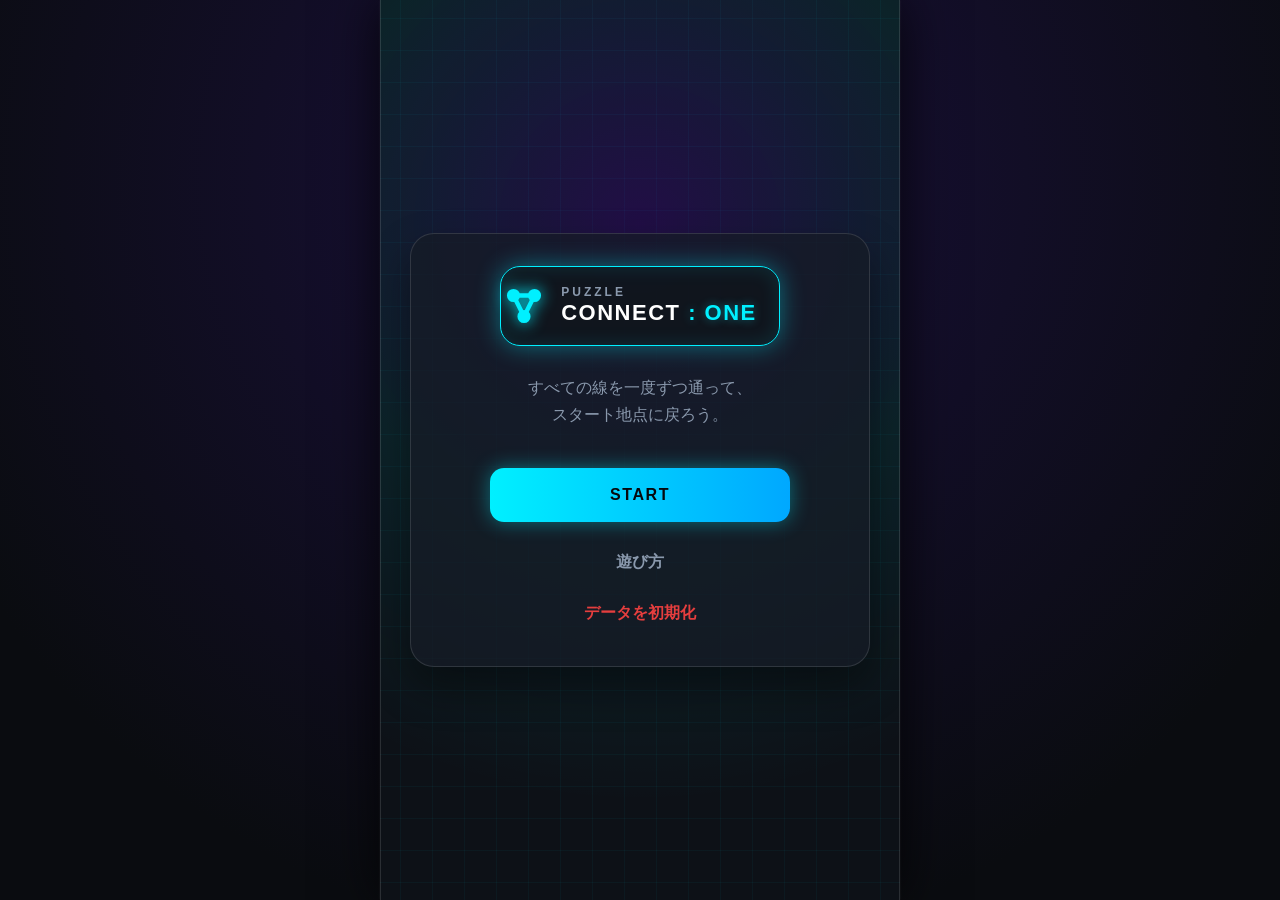
<file: index.html>
<!DOCTYPE html>
<html lang="ja">
<head>
<meta charset="UTF-8">
<meta name="viewport" content="width=device-width,initial-scale=1,maximum-scale=1,user-scalable=no">
<meta name="theme-color" content="#7657c5">
<title>CONNECT : ONE</title>
<link rel="stylesheet" href="./css/style.css">
</head>
<body>
<main id="app" class="app">
<section id="screen-title" class="screen active">
    <div class="title-card">
        <!-- タイトルテキストも兼ねた大型ロゴバッジ -->
        <div class="logo-mark">
            <!-- 発光ノード＆ラインSVGアイコン -->
            <svg width="42" height="42" viewBox="0 0 24 24" fill="none" stroke="#00f0ff" stroke-width="2.5" stroke-linecap="round" stroke-linejoin="round" style="filter: drop-shadow(0 0 8px #00f0ff);">
                <circle cx="6" cy="6" r="2.5" fill="#00f0ff"/>
                <circle cx="18" cy="6" r="2.5" fill="#00f0ff"/>
                <circle cx="12" cy="18" r="2.5" fill="#00f0ff"/>
                <path d="M6 6L18 6L12 18Z"/>
            </svg>
            <div style="text-align: left; line-height: 1.1;">
                <div style="font-size: 12px; color: #8a99ad; font-weight: 800; letter-spacing: 3px; margin-bottom: 2px;">PUZZLE</div>
                <div style="font-size: 22px; color: #fff; font-weight: 900; letter-spacing: 1.5px;">CONNECT <span style="color: var(--accent); text-shadow: 0 0 10px var(--accent-glow);">: ONE</span></div>
            </div>
        </div>

        <p style="margin-top: 16px;">すべての線を一度ずつ通って、<br>スタート地点に戻ろう。</p>

        <button id="btn-start" class="primary-button">START</button>
        <button id="btn-howto" class="text-button">遊び方</button>
        <button id="btn-reset-data" class="text-button" style="color: #e53e3e; margin-top: 10px;">データを初期化</button>
    </div>
</section>

<section id="screen-howto" class="screen">
    <div class="panel">
        <h2>遊び方</h2>
        <ol class="howto-list">
            <li>任意の●を押してスタート。</li>
            <li>指またはマウスを離さず、●から●へ線をなぞります。</li>
            <li>一度通った線は、逆方向も含めて二度通れません。</li>
            <li>●に到達したところで指・マウスを離してもOK。続きは最後の●から再開します。</li>
            <li>すべての線を1回ずつ通って、スタート地点に戻ればクリアです。</li>
        </ol>
        <p class="note">1つのLevelにつきLifeは3。失敗すると1つ減り、0になるとGAME OVERです。</p>
        <button id="btn-howto-back" class="primary-button">戻る</button>
    </div>
</section>

<section id="screen-levels" class="screen">
    <div class="panel level-panel">
        <div class="screen-heading">
            <h2>LEVEL SELECT</h2>
            <button id="btn-levels-home" class="small-button">HOME</button>
        </div>
        <p class="screen-subtitle">クリアしたLevelが解放されます。</p>

        <!-- グリッドエリア -->
        <div id="level-grid" class="level-grid"></div>

        <!-- ページ送りUI -->
        <div class="level-pagination" style="display: flex; justify-content: center; align-items: center; gap: 15px; margin-top: 15px;">
            <button id="btn-page-prev" class="small-button">前へ</button>
            <span id="page-info" style="font-weight: bold; color: #fff;">1 / 4</span>
            <button id="btn-page-next" class="small-button">次へ</button>
        </div>
    </div>
</section>

<section id="screen-game" class="screen">
    <div class="game-shell">
        <header class="game-header">
            <div class="level-label">Level <span id="game-level">1</span></div>
            <div id="life" class="life"></div>
        </header>
        <div class="game-area">
            <canvas id="game-canvas"></canvas>
            <div id="game-message" class="game-message"></div>
        </div>
        <div class="game-footer">
            <button id="btn-game-restart" class="secondary-button">RESTART</button>
            <button id="btn-game-levels" class="text-button">LEVEL SELECT</button>
        </div>
    </div>
</section>

<section id="screen-clear" class="screen">
    <div class="result-card">
        <div class="result-title">CLEAR!</div>
        <div class="result-level">Level <span id="clear-level">1</span></div>
        
        <!-- ★ 追加: チュートリアル用ワンポイントおさらい表示エリア -->
        <div id="clear-tip" class="clear-tip-box hidden"></div>

        <div id="clear-stats" class="result-stats"></div>
        <button id="btn-next" class="primary-button">NEXT LEVEL</button>
        <button id="btn-clear-levels" class="text-button">LEVEL SELECT</button>
    </div>
</section>

<section id="screen-gameover" class="screen">
    <div class="result-card">
        <div class="result-title gameover-title">GAME OVER</div>
        <div class="result-level">Level <span id="over-level">1</span></div>
        <p class="result-description">Lifeを使い切りました。</p>
        <button id="btn-over-retry" class="primary-button">RETRY</button>
        <button id="btn-over-levels" class="text-button">LEVEL SELECT</button>
    </div>
</section>

<!-- ギミック解説ポップアップ（モーダル） -->
<div id="tutorial-modal" class="modal-overlay hidden">
    <div class="modal-card">
        <h3 id="modal-title" class="modal-title">NEW GIMMICK!</h3>
        <p id="modal-body" class="modal-body">説明文がここに入ります。</p>
        <button id="modal-close-btn" class="primary-button modal-btn">分かった！</button>
    </div>
</div>

</main>

<!-- スクリプトの読み込み -->
<script src="js/euler.js"></script>
<script src="js/generator.js"></script> <!-- 本番用の generator.js を読み込み -->
<script src="js/renderer.js"></script>
<script src="js/input.js"></script>
<script src="js/storage.js"></script>
<script src="js/sound.js"></script>
<script src="js/game.js"></script>
<script src="js/app.js"></script>

<script>
window.addEventListener("DOMContentLoaded", async () => {
    try {
        // 1. JSONの読み込み完了を確実に待つ
        if (typeof loadTemplates === "function") {
            await loadTemplates();
        }
    } catch (e) {
        console.error("JSON読み込みエラー:", e);
    }

    // 2. JSON読み込み後にアプリとボタンリスナーを初期化
    if (typeof initApp === "function") {
        initApp();
    }
});
</script>

</body>
</html>
</file>
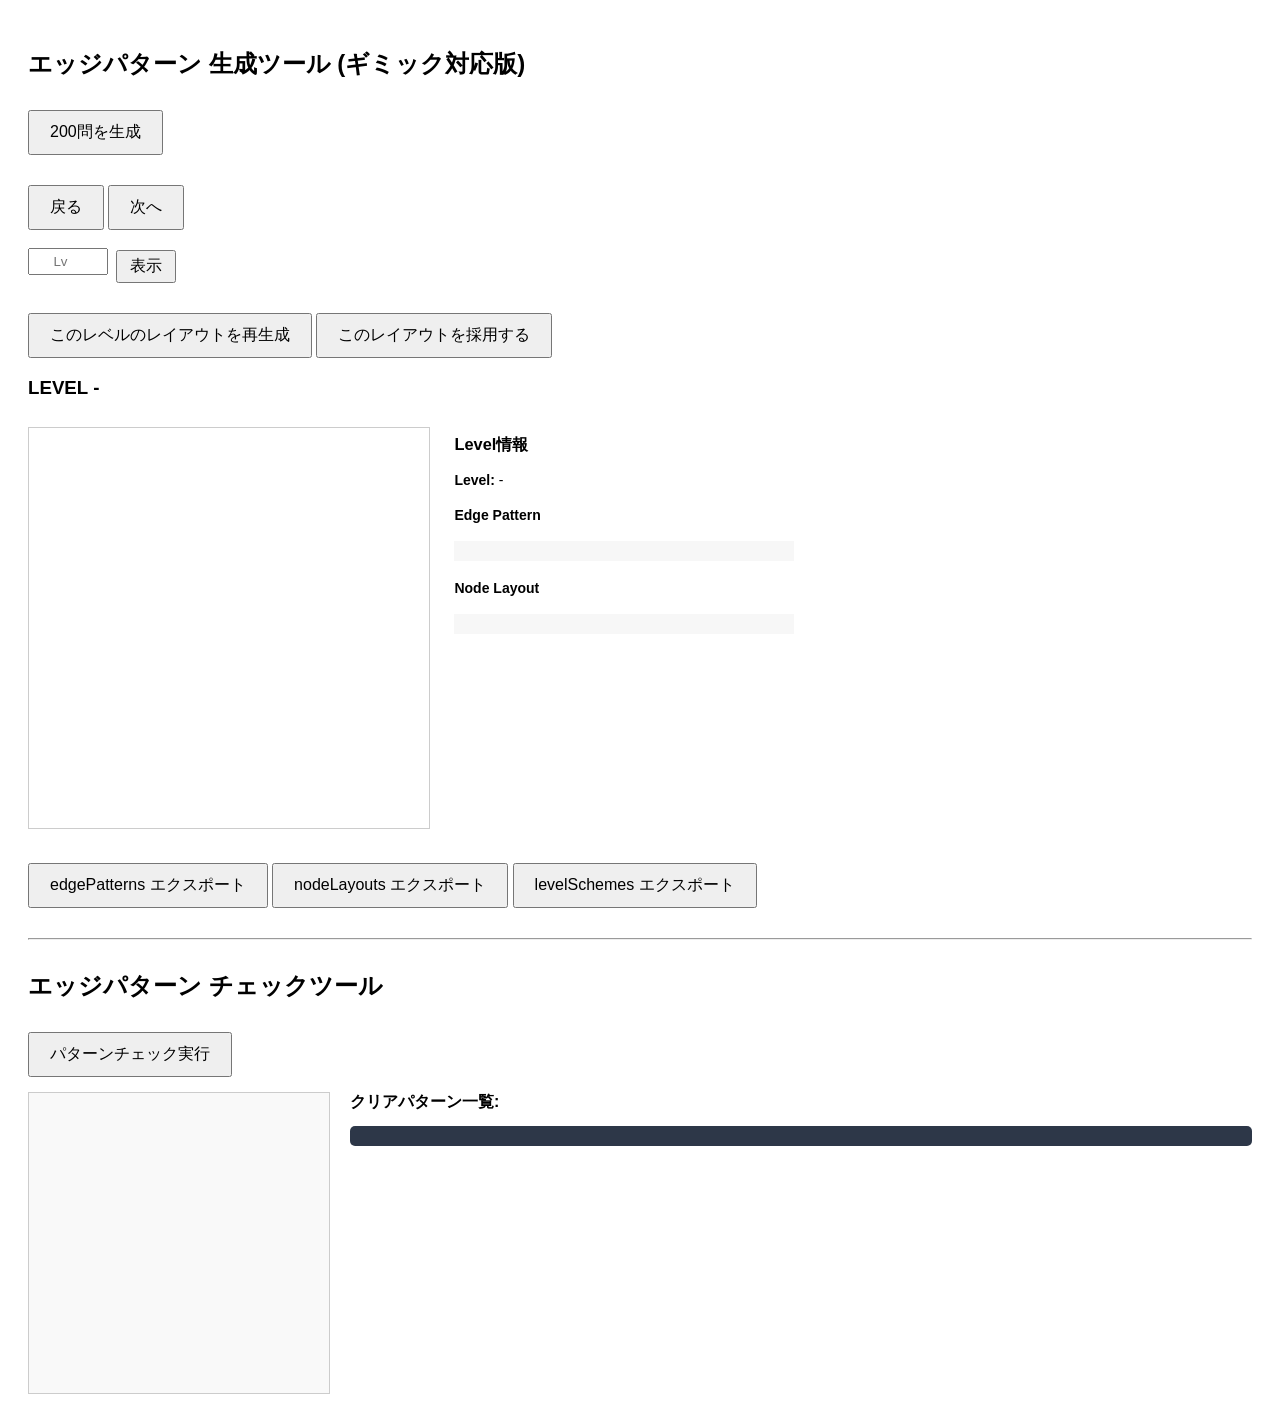
<file: check.html>
<!DOCTYPE html>
<html lang="ja">
<head>
<meta charset="UTF-8">
<title>Edge Pattern Checker (JSON)</title>
<script src="js/util.js"></script>
<script src="js/checker.js"></script>
<script src="js/pattern_generator_GM.js"></script>
<script src="js/pattern_render.js"></script>
<script src="js/render_game.js"></script>

<style>
body { font-family: sans-serif; padding: 20px; }
button { padding: 10px 20px; font-size: 16px; margin-top: 10px; cursor: pointer; }
pre { background: #f0f0f0; padding: 10px; white-space: pre-wrap; }
</style>
</head>
<body>

<h2>エッジパターン 生成ツール (ギミック対応版)</h2>

<button id="generate50Btn">200問を生成</button>

<div style="margin-top:20px;">
  <button id="prevLevelBtn">戻る</button>
  <button id="nextLevelBtn">次へ</button>
</div>

<div class="level-jump-container" style="display: inline-flex; align-items: center; gap: 8px; margin-top: 10px;">
  <input type="number" id="levelInput" min="1" max="200" placeholder="Lv" style="width: 60px; padding: 4px 8px; text-align: center;">
  <button id="jumpBtn" onclick="jumpToLevel()" style="padding: 4px 12px;">表示</button>
</div>

<div style="margin-top:20px;">
  <button id="regenLayoutBtn">このレベルのレイアウトを再生成</button>
  <button id="acceptLayoutBtn">このレイアウトを採用する</button>
</div>

<h3 id="levelDisplay">LEVEL -</h3>
<canvas id="previewCanvas" width="400" height="400" style="border:1px solid #ccc;margin-top:10px;"></canvas>

<div id="infoPanel" style="display:inline-block; vertical-align:top; margin-left:20px; width:340px; font-size:14px;">
  <h3>Level情報</h3>
  <div><strong>Level:</strong> <span id="infoLevel">-</span></div>

  <h4>Edge Pattern</h4>
  <pre id="infoEdges" style="background:#f7f7f7; padding:10px; max-height: 150px; overflow-y: auto;"></pre>

  <h4>Node Layout</h4>
  <pre id="infoNodes" style="background:#f7f7f7; padding:10px; max-height: 150px; overflow-y: auto;"></pre>
</div>
<br>

<div class="export-buttons" style="margin-top: 20px;">
  <button id="exportEdgePatternsBtn">edgePatterns エクスポート</button>
  <button id="exportNodeLayoutsBtn">nodeLayouts エクスポート</button>
  <button id="exportLevelSchemesBtn">levelSchemes エクスポート</button>
</div>

<hr style="margin: 30px 0;">

<div id="checkToolSection">
  <h2>エッジパターン チェックツール</h2>
  <button id="runCheckBtn">パターンチェック実行</button>
  
  <div id="checkResultOutput" style="margin-top: 10px; font-size: 16px;"></div>

  <div style="display: flex; gap: 20px; margin-top: 15px; align-items: flex-start;">
    <div>
      <canvas id="checkPreviewCanvas" width="300" height="300" style="border: 1px solid #ccc; background: #f9f9f9;"></canvas>
    </div>

    <div style="flex: 1;">
      <strong>クリアパターン一覧:</strong>
      <pre id="clearPathsOutput" style="background: #2d3748; color: #63b3ed; padding: 10px; border-radius: 5px; max-height: 280px; overflow-y: auto; font-family: monospace;"></pre>
    </div>
  </div>
</div>

<script>
let currentLevel = 1;
let layoutDirty = false;
let currentEdges = [];
let currentNodes = [];

document.getElementById("generate50Btn").onclick = () => {
  resetAllGeneratedData();
  MasterGenerator(1, 200);

  currentLevel = 1;
  layoutDirty = false;

  if (edgePatterns["P1"] && nodeLayouts["L1"]) {
    loadLevelPreview(currentLevel);
  } else {
    alert("生成に失敗しました");
    return;
  }

  alert("200問の生成が完了しました！");
};

function loadLevelPreview(level) {
  currentEdges = edgePatterns["P" + level];
  currentNodes = nodeLayouts["L" + level];

  document.getElementById("levelDisplay").textContent = "LEVEL " + level;
  document.getElementById("infoLevel").textContent = level;

  document.getElementById("infoEdges").textContent = JSON.stringify(currentEdges);
  document.getElementById("infoNodes").textContent = JSON.stringify(currentNodes, null, 2);

  if (typeof renderPreviewGame === "function") {
    renderPreviewGame();
  }
}

document.getElementById("nextLevelBtn").onclick = () => {
  if (layoutDirty) { alert("レイアウトが未採用です！"); return; }
  if (currentLevel >= 200) return;
  currentLevel++;
  loadLevelPreview(currentLevel);
};

document.getElementById("prevLevelBtn").onclick = () => {
  if (layoutDirty) { alert("レイアウトが未採用です！"); return; }
  if (currentLevel <= 1) return;
  currentLevel--;
  loadLevelPreview(currentLevel);
};

function jumpToLevel() {
  const input = document.getElementById('levelInput');
  const targetLevel = parseInt(input.value, 10);
  if (isNaN(targetLevel) || targetLevel < 1 || targetLevel > 200) {
    alert('1 ～ 200 のレベル番号を入力してください。');
    return;
  }
  currentLevel = targetLevel;
  loadLevelPreview(currentLevel);
}

// check.html 内の regenLayoutBtn イベントハンドラ部分
document.getElementById("regenLayoutBtn").onclick = () => {
  const levelId = currentLevel;
  const params = difficultyCurve(levelId);

  let isValid = false;
  let newNodes = null, newEdges = null, attempts = 0;

  while (!isValid && attempts < 50) {
    attempts++;
    const warpPairs = generateWarpPairs(params);
    newEdges = EdgePatternGenerator(levelId, params, warpPairs);
    newNodes = NodeLayoutGenerator(levelId, params, warpPairs);
    const scheme = LevelSchemeAssembler(levelId, newEdges, newNodes, params);

    const check = validateSingleLevel(newNodes, newEdges);
    if (check.valid) isValid = true;
  }

  if (isValid) {
    currentEdges = newEdges;
    currentNodes = newNodes;
    document.getElementById("infoEdges").textContent = JSON.stringify(currentEdges);
    document.getElementById("infoNodes").textContent = JSON.stringify(currentNodes, null, 2);
    renderPreviewGame();
    layoutDirty = true;
  } else {
    alert("再生成に失敗しました。再試行してください。");
  }
};

document.getElementById("acceptLayoutBtn").onclick = () => {
  if (!layoutDirty) {
    alert("現在のレイアウトは既に採用済みです。");
    return;
  }
  edgePatterns["P" + currentLevel] = currentEdges;
  nodeLayouts["L" + currentLevel] = currentNodes;
  layoutDirty = false;
  alert(`LEVEL ${currentLevel} のレイアウトを採用しました！`);
};

// JSONダウンロード関数
function downloadJsonFile(filename, content) {
  const blob = new Blob([content], { type: "application/json;charset=utf-8;" });
  const url = URL.createObjectURL(blob);
  const a = document.createElement("a");
  a.href = url;
  a.download = filename;
  a.click();
  URL.revokeObjectURL(url);
}

document.getElementById("exportEdgePatternsBtn").onclick = () => {
  downloadJsonFile("edge-patterns.json", JSON.stringify(edgePatterns, null, 2));
};
document.getElementById("exportNodeLayoutsBtn").onclick = () => {
  downloadJsonFile("node-layouts.json", JSON.stringify(nodeLayouts, null, 2));
};
document.getElementById("exportLevelSchemesBtn").onclick = () => {
  downloadJsonFile("level-schemes.json", JSON.stringify(levelSchemes, null, 2));
};

// チェック実行ボタンの処理
document.getElementById("runCheckBtn").onclick = () => {
  if (!currentEdges || !currentNodes) return;

  // 1. 一筆書き判定
  const result = checkPattern(currentNodes, currentEdges);
  const resultEl = document.getElementById("checkResultOutput");

  if (result.ok) {
    resultEl.innerHTML = `<span style="color: green; font-weight: bold;">【検証 PASS】 一筆書き可能な経路が存在します</span>`;
  } else {
    resultEl.innerHTML = `<span style="color: red; font-weight: bold;">【検証 FAIL】 ${result.reason}</span>`;
  }

  // 2. 解の取得（最大10パターン）
  const paths = findAllEulerPaths(currentNodes, currentEdges, 10);
  const pathContainer = document.getElementById("clearPathsOutput");
  if (paths.length === 0) {
    pathContainer.textContent = "クリア経路は見つかりませんでした。";
  } else {
    const lines = paths.map((p, idx) => `Path ${idx + 1}: ${p.join(" → ")}`);
    pathContainer.textContent = lines.join("\n");
  }

  // 3. サブCanvas（checkPreviewCanvas）の描画
  const canvas = document.getElementById("checkPreviewCanvas");
  if (canvas) {
    const ctx = canvas.getContext("2d");
    ctx.clearRect(0, 0, canvas.width, canvas.height);

    // エッジ描画
    currentEdges.forEach(([a, b, opt = {}]) => {
      const na = currentNodes[a];
      const nb = currentNodes[b];
      if (!na || !nb) return;
      ctx.beginPath();
      ctx.moveTo(na.x * canvas.width, na.y * canvas.height);
      ctx.lineTo(nb.x * canvas.width, nb.y * canvas.height);
      ctx.strokeStyle = opt.count === 2 ? "#3182ce" : "#d1d5dc";
      ctx.lineWidth = opt.count === 2 ? 6 : 3;
      ctx.stroke();
    });

    // ノード描画
    currentNodes.forEach((n, idx) => {
      const x = n.x * canvas.width;
      const y = n.y * canvas.height;
      ctx.beginPath();
      ctx.arc(x, y, 9, 0, Math.PI * 2);
      ctx.fillStyle = n.isForbidden ? "#a0aec0" : (n.warpId ? "#805ad5" : "#ef5b46");
      ctx.fill();

      ctx.fillStyle = "#fff";
      ctx.font = "bold 10px sans-serif";
      ctx.textAlign = "center";
      ctx.textBaseline = "middle";
      ctx.fillText(idx, x, y);
    });
  }
};
</script>
</body>
</html>
</file>
<file: css/style.css>
* { box-sizing: border-box; }

:root {
  --accent: #00f0ff;
  --accent-glow: rgba(0, 240, 255, 0.4);
  --purple: #7000ff;
  --purple-glow: rgba(112, 0, 255, 0.5);
  --bg-dark: #0a0c10;
  --panel-bg: rgba(22, 27, 38, 0.75);
  --border-light: rgba(255, 255, 255, 0.12);
  --text-main: #f0f4f8;
  --text-muted: #8a99ad;
  --danger: #ff0055;
  --danger2: #ffd700;
}

html, body {
  width: 100%;
  height: 100%;
  margin: 0;
  background: var(--bg-dark);
  color: var(--text-main);
  font-family: -apple-system, BlinkMacSystemFont, "Segoe UI", "Noto Sans JP", sans-serif;
  overscroll-behavior: none;
}

body {
  display: flex;
  justify-content: center;
  background: radial-gradient(circle at 50% 20%, #1a103c 0%, var(--bg-dark) 80%);
}

button {
  font: inherit;
  border: 0;
  cursor: pointer;
  -webkit-tap-highlight-color: transparent;
  transition: all 0.2s cubic-bezier(0.4, 0, 0.2, 1);
}

.app {
  width: 100%;
  max-width: 520px;
  height: 100dvh;
  display: flex;
  flex-direction: column;
  background-color: #0d1117;
  background-image: 
    radial-gradient(circle at 50% 25%, rgba(112, 0, 255, 0.2) 0%, rgba(0, 240, 255, 0.08) 45%, transparent 80%),
    linear-gradient(rgba(0, 240, 255, 0.04) 1px, transparent 1px),
    linear-gradient(90deg, rgba(0, 240, 255, 0.04) 1px, transparent 1px);
  background-size: 100% 100%, 32px 32px, 32px 32px;
  background-position: center, center, center;
  
  box-shadow: 0 0 50px rgba(0, 0, 0, 0.8), 0 0 2px var(--border-light);
  border-left: 1px solid var(--border-light);
  border-right: 1px solid var(--border-light);
}

.screen {
  display: none;
  width: 100%;
  height: 100%;
  flex-direction: column;
  /* テキストや要素の長押し選択・コールアウトのみ全画面で無効化 */
  -webkit-user-select: none;
  user-select: none;
  -webkit-touch-callout: none;
  -webkit-tap-highlight-color: transparent;
}

.screen.active {
  display: flex;
}

/* スクロールが必要な画面群：縦スワイプ（pan-y）を明確に許可 */
#screen-title, #screen-howto, #screen-clear, #screen-gameover, #screen-levels {
  align-items: center;
  justify-content: center;
  padding: 24px;
  overflow-y: auto;
  touch-action: pan-y;
}

.title-card, .panel, .result-card {
  width: min(100%, 460px);
  text-align: center;
  background: var(--panel-bg);
  padding: 32px 24px;
  border-radius: 24px;
  border: 1px solid var(--border-light);
  box-shadow: 0 20px 40px rgba(0, 0, 0, 0.4);
}

/* 大型化した横長サイバーバッジ */
.logo-mark {
  display: inline-flex;
  align-items: center;
  justify-content: center;
  gap: 16px;
  width: min(100%, 280px);
  height: 80px;
  border-radius: 20px;
  background: rgba(16, 20, 28, 0.85);
  padding-right: 20px;
  border: 1px solid var(--accent);
  box-shadow: 0 0 25px var(--accent-glow), inset 0 0 20px rgba(0, 240, 255, 0.12);
  margin-bottom: 12px;
}

.logo-sub {
  font-size: 20px;
  color: var(--accent);
  text-shadow: 0 0 8px var(--accent-glow);
}

h1 {
  margin: 0 0 12px;
  font-size: 32px;
  font-weight: 800;
  letter-spacing: 0.05em;
  background: linear-gradient(180deg, #fff 0%, #b0c4de 100%);
  -webkit-background-clip: text;
  -webkit-text-fill-color: transparent;
}

h2 {
  margin: 0 0 12px;
  font-size: 24px;
  color: #fff;
}

.title-card p, .screen-subtitle, .note, .result-description {
  color: var(--text-muted);
  line-height: 1.7;
}

/* プライマリボタン（ネオン光沢） */
.primary-button {
  width: min(300px, 100%);
  min-height: 54px;
  margin: 24px auto 8px;
  border-radius: 14px;
  background: linear-gradient(90deg, var(--accent), #00a8ff);
  color: #06090e;
  font-weight: 800;
  font-size: 16px;
  letter-spacing: 0.1em;
  box-shadow: 0 0 20px var(--accent-glow);
}

.primary-button:hover {
  transform: translateY(-2px);
  box-shadow: 0 0 30px var(--accent-glow);
}

.primary-button:active {
  transform: translateY(1px);
}

.secondary-button {
  min-width: 120px;
  min-height: 44px;
  padding: 0 18px;
  border-radius: 10px;
  background: rgba(255, 255, 255, 0.08);
  color: var(--text-main);
  border: 1px solid var(--border-light);
  font-weight: 700;
}

.text-button {
  display: block;
  margin: 12px auto 0;
  padding: 10px 16px;
  background: transparent;
  color: var(--text-muted);
  font-weight: 600;
}

.text-button:hover {
  color: var(--accent);
}

.panel { padding: 24px 20px; }

.screen-heading {
  display: flex;
  align-items: center;
  justify-content: space-between;
  gap: 12px;
}

.small-button {
  padding: 8px 14px;
  border-radius: 8px;
  background: rgba(255, 255, 255, 0.08);
  color: var(--text-main);
  border: 1px solid var(--border-light);
  font-size: 12px;
  font-weight: 700;
}

/* レベルグリッド */
.level-grid {
  display: grid;
  grid-template-columns: repeat(5, 1fr);
  gap: 10px;
  margin-top: 22px;
}

.level-button {
  aspect-ratio: 1;
  border-radius: 12px;
  background: rgba(255, 255, 255, 0.03);
  color: rgba(255, 255, 255, 0.2);
  font-weight: 700;
  font-size: 15px;
  border: 1px solid rgba(255, 255, 255, 0.05);
}

.level-button.unlocked {
  background: rgba(0, 240, 255, 0.1);
  color: var(--accent);
  border: 1px solid var(--accent);
  box-shadow: inset 0 0 10px rgba(0, 240, 255, 0.2);
}

.level-button.unlocked:active {
  background: var(--accent);
  color: #000;
}

.level-button.cleared {
  background: var(--purple);
  color: #fff;
  border: 1px solid #9d4edd;
  box-shadow: 0 0 12px var(--purple-glow);
}

.level-button.locked {
  cursor: not-allowed;
  opacity: 0.3;
}

/* ゲーム画面 */
#screen-game { 
  flex-direction: column; 
  height: 100%;
}

.game-shell {
  display: flex;
  flex-direction: column;
  width: 100%;
  height: 100%;
}

/* --- ゲーム画面ヘッダー拡張 --- */

.game-header {
  height: 80px;
  flex: 0 0 80px;
  display: flex;
  align-items: center;
  justify-content: space-between;
  padding: 0 24px;
  background: rgba(10, 12, 16, 0.95);
  border-bottom: 1px solid var(--border-light);
}

.level-label {
  font-size: 26px;
  font-weight: 800;
  color: var(--accent);
  letter-spacing: 0.08em;
  text-shadow: 0 0 12px var(--accent-glow);
}

.life { 
  display: flex; 
  align-items: center; 
  gap: 10px;
}

.heart {
  font-size: 36px;
  color: var(--danger);
  filter: drop-shadow(0 0 10px var(--danger)) drop-shadow(0 0 2px rgba(255, 255, 255, 0.8));
  transition: transform 0.2s ease, filter 0.2s ease;
}

.heart.empty {
  color: rgba(255, 255, 255, 0.08);
  -webkit-text-stroke: 1.5px rgba(255, 255, 255, 0.3);
  filter: none;
}

/* プレイ画面：キャンバス領域のみ画面ズレ・スクロールを完全遮断 */
.game-area {
  position: relative;
  flex: 1 1 auto;
  min-height: 0;
  width: 100%;
  display: flex;
  align-items: center;
  justify-content: center;
  background: radial-gradient(circle at 50% 50%, rgba(112, 0, 255, 0.15) 0%, #0d1117 75%);
  /* touch-action: none; */
  overflow: hidden;
}

#game-canvas {
  display: block;
  width: 100%;
  height: 100%;
  touch-action: none;
}

.game-message {
  position: absolute;
  inset: 0;
  display: flex;
  align-items: center;
  justify-content: center;
  pointer-events: none;
  font-size: 28px;
  font-weight: 900;
  color: var(--danger2);
  text-shadow: 0 0 20px var(--danger2);
  opacity: 0;
  transition: opacity 0.15s;
  padding: 0 24px;         /* 画面左右に最低24pxの余白を確保 */
  box-sizing: border-box;  /* paddingを要素全体の幅に含める */
  text-align: center;      /* 長いメッセージが折り返した際も中央寄せにする */
  word-break: break-word;  /* 単語の途中でも安全に折り返す */
}

.game-message.show { opacity: 1; }

.game-footer {
  flex: 0 0 auto;
  display: flex;
  align-items: center;
  justify-content: center;
  gap: 12px;
  padding: 16px 16px calc(16px + env(safe-area-inset-bottom));
  background: rgba(10, 12, 16, 0.9);
  border-top: 1px solid var(--border-light);
}

/* リザルト画面 */
.result-title {
  color: var(--accent);
  font-size: 52px;
  font-weight: 900;
  letter-spacing: 0.05em;
  text-shadow: 0 0 30px var(--accent-glow);
}

.gameover-title {
  color: var(--danger);
  text-shadow: 0 0 30px rgba(255, 0, 85, 0.5);
}

@media(max-width: 380px) {
  .level-grid { gap: 6px; }
  .level-button { font-size: 13px; }
}

/* 新記録通知バッジ */
.new-record-badge {
  display: inline-block;
  margin-bottom: 8px;
  padding: 4px 12px;
  border-radius: 20px;
  background: rgba(255, 0, 85, 0.2);
  color: var(--danger);
  border: 1px solid var(--danger);
  font-size: 14px;
  font-weight: 900;
  letter-spacing: 0.1em;
  box-shadow: 0 0 12px rgba(255, 0, 85, 0.5);
  animation: pulse-glow 1.2s infinite alternate;
}

@keyframes pulse-glow {
  from { transform: scale(1); box-shadow: 0 0 8px rgba(255, 0, 85, 0.4); }
  to { transform: scale(1.05); box-shadow: 0 0 16px rgba(255, 0, 85, 0.8); }
}

/* ==========================================
   チュートリアル・モーダル用スタイル
   ========================================== */
.modal-overlay {
    position: fixed;
    inset: 0;
    background: rgba(10, 12, 16, 0.85);
    backdrop-filter: blur(4px);
    display: flex;
    align-items: center;
    justify-content: center;
    z-index: 9999;
    padding: 20px;
    opacity: 1;
    transition: opacity 0.25s ease;
}

.modal-overlay.hidden {
    display: none;
    opacity: 0;
    pointer-events: none;
}

.modal-card {
    width: min(100%, 360px);
    background: var(--panel-bg);
    border: 1px solid var(--accent);
    border-radius: 20px;
    padding: 28px 20px 20px;
    text-align: center;
    box-shadow: 0 0 30px var(--accent-glow), 0 20px 40px rgba(0, 0, 0, 0.6);
    animation: modal-pop 0.3s cubic-bezier(0.175, 0.885, 0.32, 1.275);
}

@keyframes modal-pop {
    from { transform: scale(0.85); opacity: 0; }
    to { transform: scale(1); opacity: 1; }
}

.modal-title {
    margin: 0 0 12px;
    font-size: 20px;
    font-weight: 800;
    color: var(--accent);
    text-shadow: 0 0 10px var(--accent-glow);
    letter-spacing: 0.05em;
}

.modal-body {
    margin: 0 0 24px;
    font-size: 14px;
    line-height: 1.6;
    color: var(--text-main);
}

.modal-btn {
    min-height: 46px;
    margin: 0 auto;
    font-size: 15px;
}

/* モーダル内の「NEW」バッジ装飾 */
.badge-new {
    display: inline-block;
    color: var(--danger);
    background: rgba(255, 0, 85, 0.15);
    border: 1px solid var(--danger);
    padding: 2px 8px;
    border-radius: 6px;
    font-size: 0.85em;
    font-weight: 900;
    margin-right: 6px;
    letter-spacing: 0.05em;
    box-shadow: 0 0 10px rgba(255, 0, 85, 0.4);
    vertical-align: middle;
}

/* CLEAR画面のワンポイントアドバイス */
.clear-tip-box {
    margin: 12px auto 16px;
    padding: 10px 14px;
    background: rgba(0, 240, 255, 0.1);
    border: 1px solid var(--accent);
    border-radius: 10px;
    color: var(--accent);
    font-size: 0.88rem;
    line-height: 1.4;
    text-align: center;
    box-shadow: 0 0 12px var(--accent-glow);
}

.clear-tip-box.hidden {
    display: none;
}
</file>
